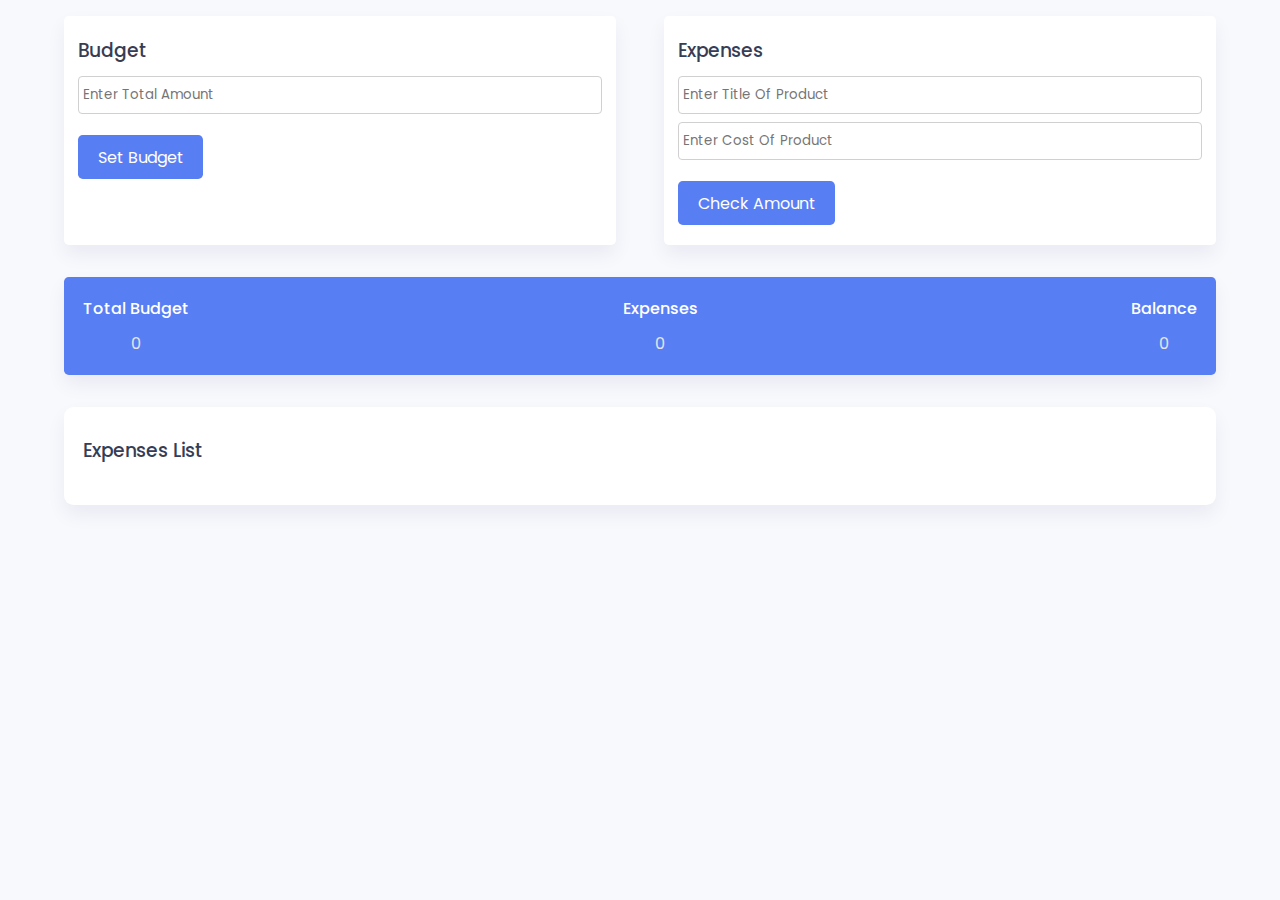
<file: Html/Budget App/index.html>
<!DOCTYPE html>
<html lang="en">

<head>
    <meta charset="UTF-8">
    <meta http-equiv="X-UA-Compatible" content="IE=edge">
    <meta name="viewport" content="width=device-width, initial-scale=1.0">
    <link rel="stylesheet" href="https://cdnjs.cloudflare.com/ajax/libs/font-awesome/6.3.0/css/all.min.css">
    <link rel="stylesheet" href="style.css">
    <title>Day #18 - Budget App | AsmrProg</title>
</head>

<body>

    <div class="wrapper">
        <div class="container">
            <div class="sub-container">
                <div class="total-amount-container">
                    <h3>Budget</h3>
                    <p class="hide error" id="budget-error">
                        Value cannot be empty or negative
                    </p>
                    <input type="number" id="total-amount" placeholder="Enter Total Amount">
                    <button class="submit" id="total-amount-button">
                        Set Budget
                    </button>
                </div>

                <div class="user-amount-container">
                    <h3>Expenses</h3>
                    <p class="hide error" id="product-title-error">
                        Values cannot be empty
                    </p>
                    <input type="text" class="product-title" id="product-title" placeholder="Enter Title Of Product">
                    <input type="number" id="user-amount" placeholder="Enter Cost Of Product">
                    <button class="submit" id="check-amount">Check Amount</button>
                </div>
            </div>

            <div class="output-container flex-space">
                <div>
                    <p>Total Budget</p>
                    <span id="amount">
                        0
                    </span>
                </div>
                <div>
                    <p>Expenses</p>
                    <span id="expenditure-value">
                        0
                    </span>
                </div>
                <div>
                    <p>Balance</p>
                    <span id="balance-amount">
                        0
                    </span>
                </div>
            </div>
        </div>

        <div class="list">
            <h3>Expenses List</h3>
            <div class="list-container" id="list"></div>
        </div>

    </div>


    <script src="index.js"></script>
</body>

</html>
</file>
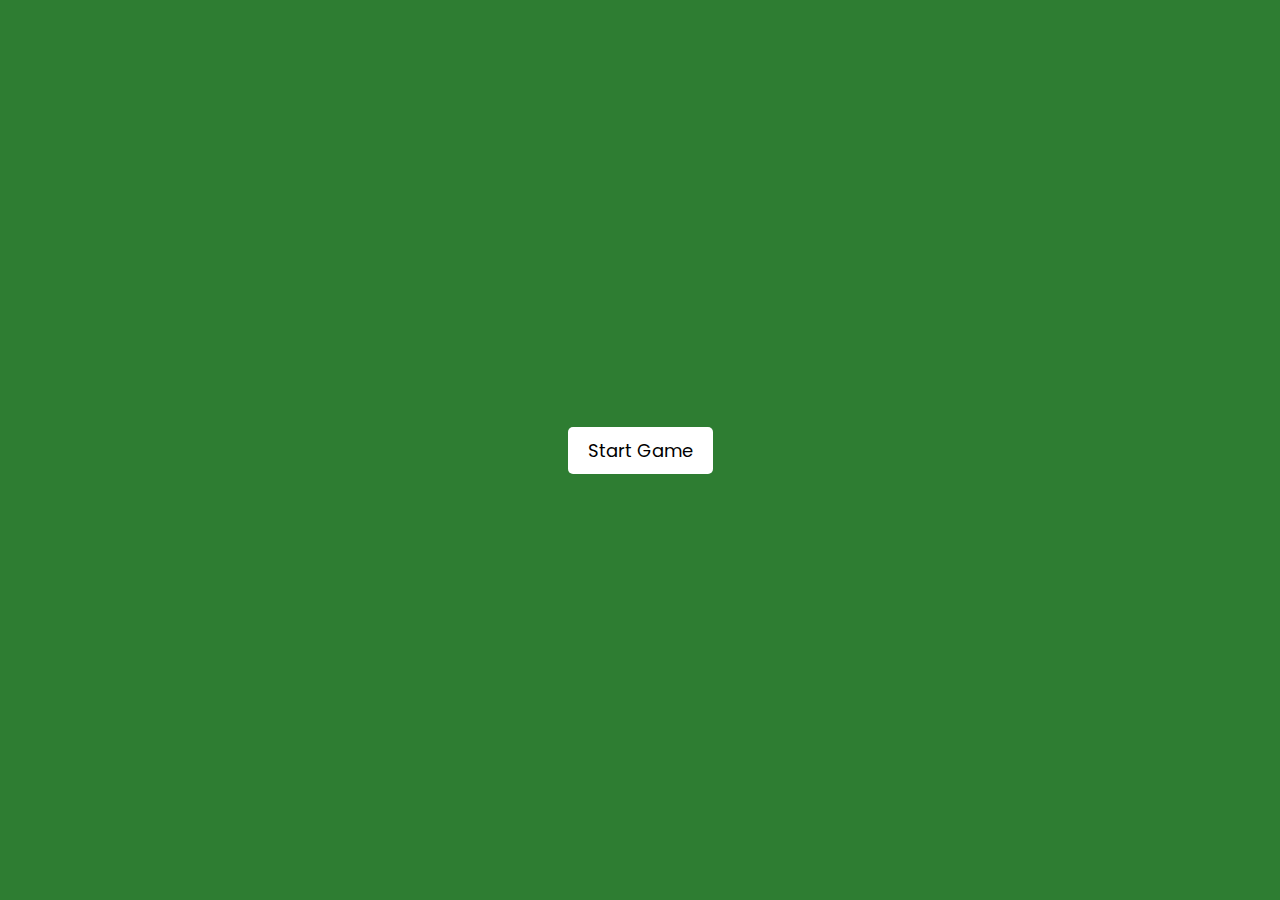
<file: Html/Memory game/index.html>
<!DOCTYPE html>
<html lang="en">

<head>
    <meta charset="UTF-8">
    <meta http-equiv="X-UA-Compatible" content="IE=edge">
    <meta name="viewport" content="width=device-width, initial-scale=1.0">
    <link rel="stylesheet" href="style.css">
    <title>Day #24 - Simon Game | AsmrProg</title>
</head>

<body>

    <div class="container">
        <p id="score-result" class="hide">Your Score : 0</p>
        <button id="start-btn">Start Game</button>
    </div>

    <div class="wrapper hide">

        <div class="game">
            <div class="color1 colors"></div>
            <div class="color2 colors"></div>
            <div class="color3 colors"></div>
            <div class="color4 colors"></div>
            <div id="score">00</div>
        </div>

    </div>

    <script src="index.js"></script>

</body>

</html>
</file>
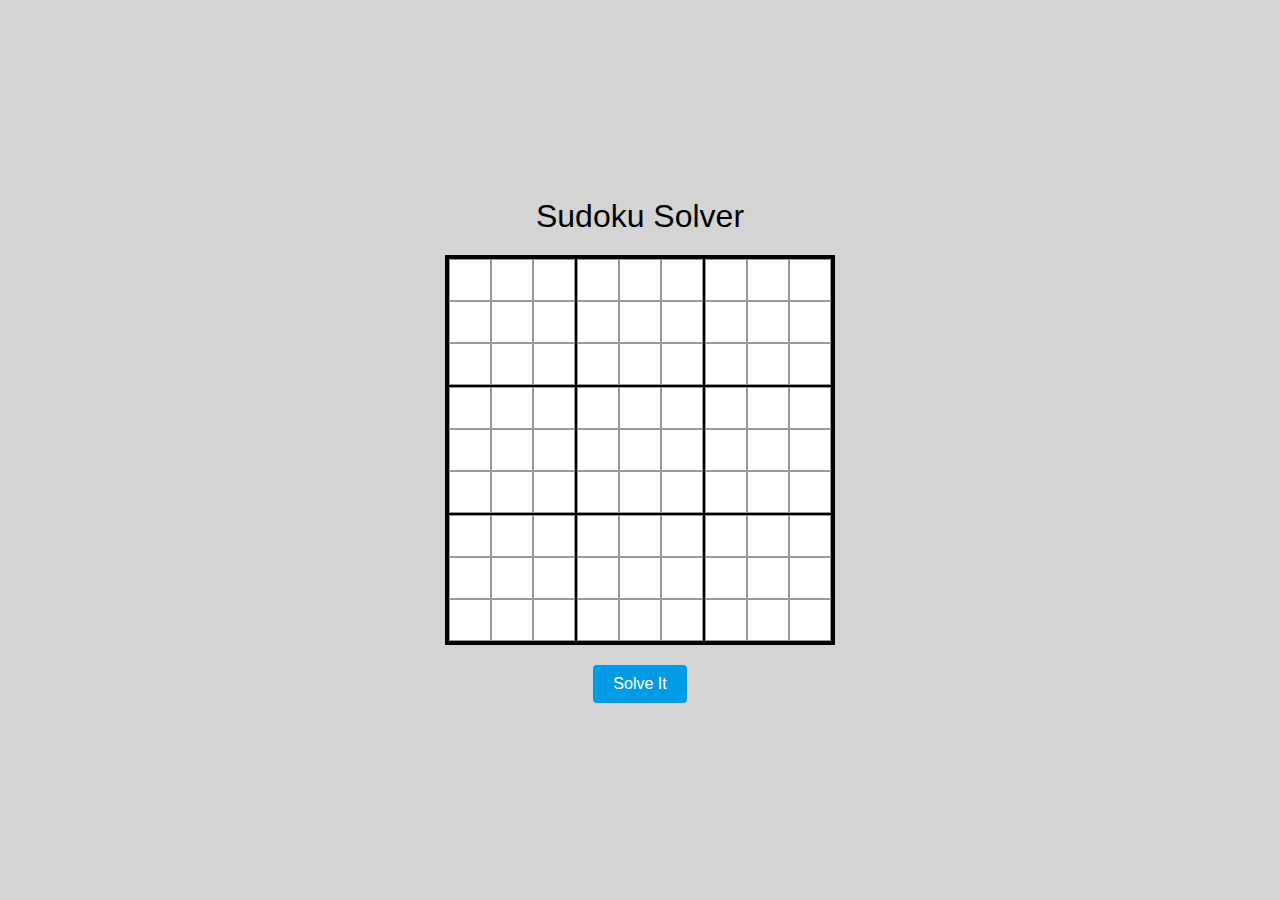
<file: Html/Sudoku/index.html>
<!DOCTYPE html>
<html lang="en">
<head>
    <meta charset="UTF-8">
    <meta name="viewport" content="width=device-width, initial-scale=1.0">
    <link rel="stylesheet" href="style.css">
    <title>Sudoku Solver</title>
</head>
<body>

    <h1>Sudoku Solver</h1>
    <div class="sudoku-container">
        <table>
            <tbody id="sudoku-grid">

            </tbody>
        </table>
    </div>

    <button id="solve-btn">Solve It</button>

    
    <script src="index.js"></script>
</body>
</html>
</file>
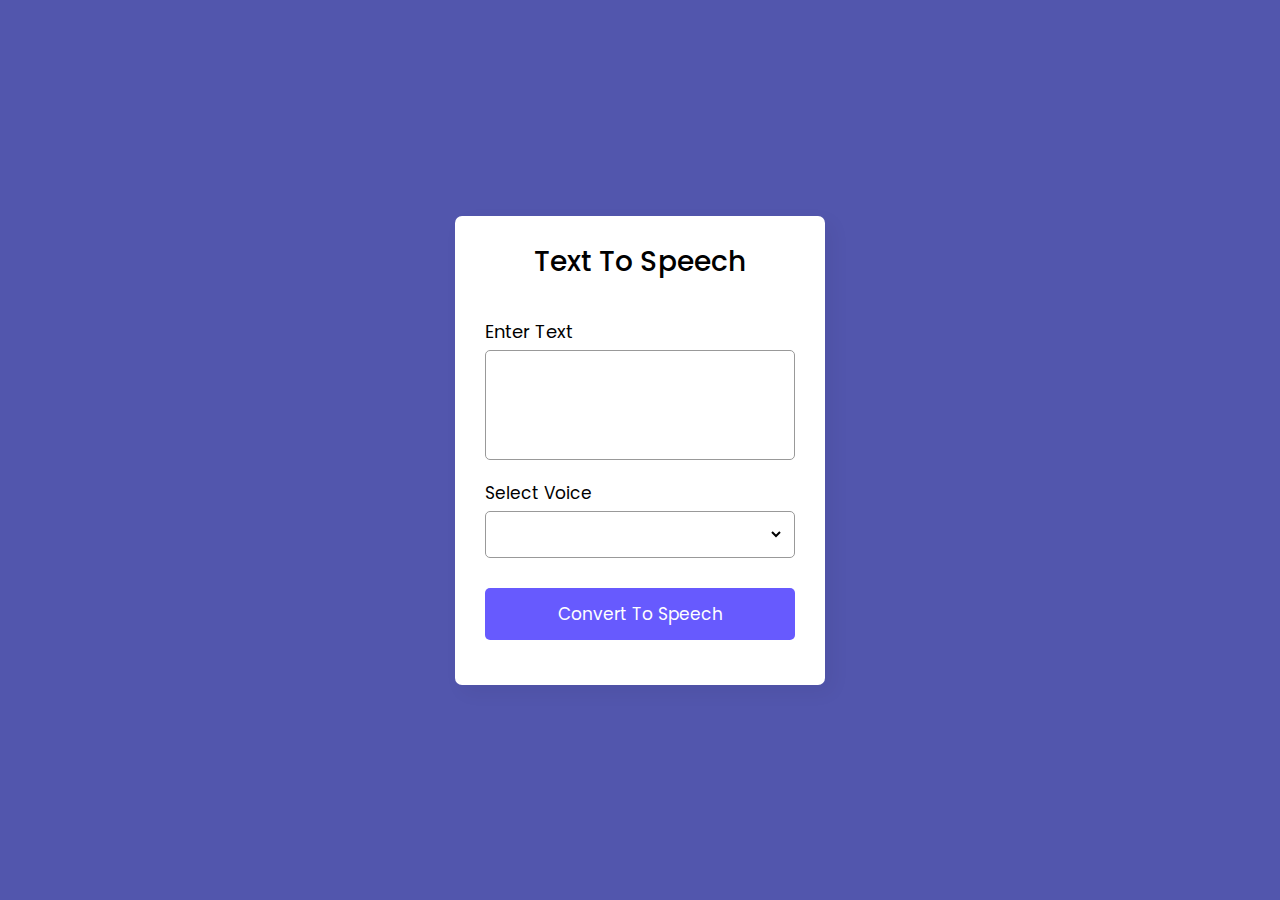
<file: Html/Text To Speech/index.html>
<!DOCTYPE html>
<html lang="en">

<head>
    <meta charset="UTF-8">
    <meta http-equiv="X-UA-Compatible" content="IE=edge">
    <meta name="viewport" content="width=device-width, initial-scale=1.0">
    <link rel="stylesheet" href="style.css">
    <title>Day #19 - Text To Speech App | AsmrProg</title>
</head>

<body>

    <div class="wrapper">
        <header>Text To Speech</header>
        <form action="">
            <div class="row">
                <label>Enter Text</label>
                <textarea></textarea>
            </div>
            <div class="row">
                <label>Select Voice</label>
                <div class="outer">
                    <select></select>
                </div>
            </div>
            <button>Convert To Speech</button>
        </form>
    </div>


    <script src="index.js"></script>
</body>

</html>
</file>
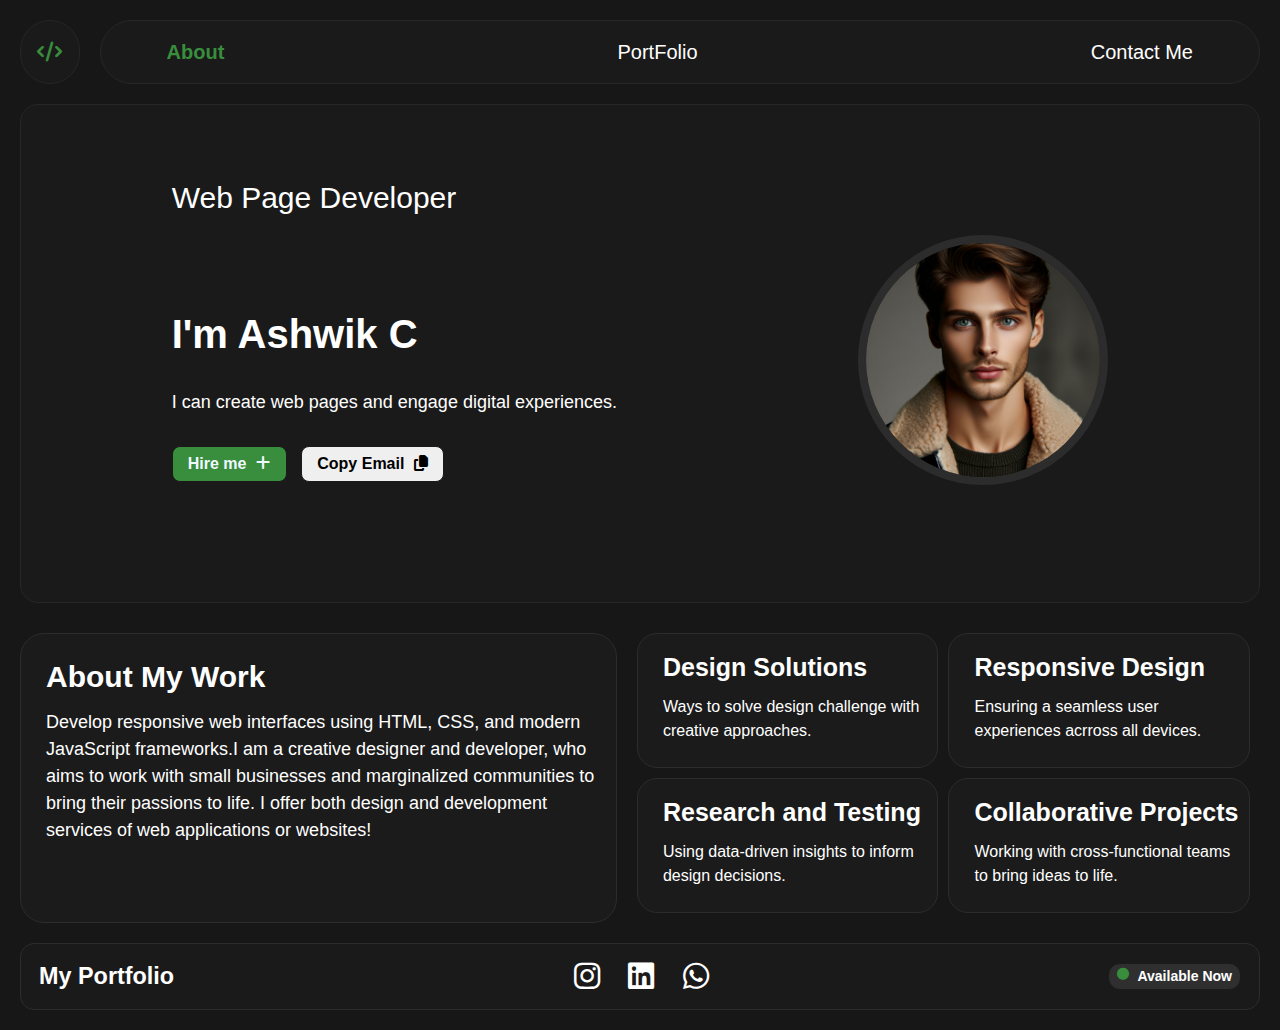
<file: Html/Portfolio.html>
<!DOCTYPE html>
<html lan="en">
<head>  
    <meta charset="UTF-8">
    <meta name="viewport" content="width=device-width, initial-scale=1.0">
    <link rel="stylesheet" href="https://cdnjs.cloudflare.com/ajax/libs/font-awesome/4.7.0/css/font-awesome.min.css">
    <link rel="stylesheet" href="https://cdnjs.cloudflare.com/ajax/libs/font-awesome/6.6.0/css/all.min.css">
    <link rel="stylesheet" href="Style.css">
    <title>PORTFOLIO</title>
</head>
<body>
    <nav>
        <div class="logo">
            <i class="fa-solid fa-code"></i>        </div>    
        <div class="links">
            <a href="#" class="active">About</a>
            <a href="#">PortFolio</a>
            <a href="#footer">Contact Me</a>
        </div>
    </nav>

    <div class="about">
        <div class="info">
            <h5>Web Page Developer</h5>
            <br>
            <h2>I'm Ashwik C</h2>
            <h4>I can create web pages and engage digital experiences.</h4>
            <button class="Hire">Hire me  <i class="fa-solid fa-plus"></i></i></button>
            <button class="Email">Copy Email <i class="fa-solid fa-copy"></i></button>
        </div>
        <div>
            <img src="licensed-image.jpg">
        </div>
    </div>

    <div class="work">
        <div class="my-work">
            <h2>
                About My Work
            </h2>
            <h4>
                Develop responsive web interfaces using HTML, CSS, and modern JavaScript frameworks.I am a creative designer and developer, who aims to work with small businesses and marginalized communities to bring their passions to life. I offer both design and development services of web applications or websites!
            </h4>
        </div>
        <div class="items">
            <div class="item">
                <h3>Design Solutions</h3>
                <h5>Ways to solve design challenge with creative approaches.</h5>
            </div>
            <div class="item">
                <h3>Responsive Design</h3>
                <h5>Ensuring a seamless user experiences acrross all devices.</h5>
            </div>
            <div class="item">
                <h3>Research and Testing</h3>
                <h5>Using data-driven insights to inform design decisions.</h5>
            </div>
            <div class="item">
                <h3>Collaborative Projects</h3>
                <h5>Working with cross-functional teams to bring ideas to life.</h5>
            </div>
        </div>
    </div>

    <footer id="footer">
        <div class="footer">
            <div class="portfolio">
                <h3>My Portfolio</h3>
            </div>    
            <div class="social">
                <a class="instagram" href="#"><i class="fa-brands fa-instagram"></i></a>
                <a class="whatsapp" href="#"><i class="fa-brands fa-linkedin"></i></a>
                <a class="linkedin" href="#"><i class="fa-brands fa-whatsapp"></i></a>
            </div>
            <div class="available">
                <i class="fa-solid fa-circle"></i><h3> Available Now</h3>
            </div>
        </div>
    </footer>
</body>
</html>
</file>
<file: Html/Budget App/style.css>
@import url('https://fonts.googleapis.com/css2?family=Poppins:wght@300;400;500;600;700&display=swap');

*{
    padding: 0;
    margin: 0;
    box-sizing: border-box;
    font-family: 'Poppins', sans-serif;
}

body{
    background-color: #f7f9fd;
}

.wrapper {
    width: 90%;
    font-size: 16px;
    max-width: 43.753m;
    margin: 1em auto;
}

.container{
    width: 100%;
}

.sub-container{
    width: 100%;
    display: grid;
    grid-template-columns: 1fr 1fr;
    gap: 3em;
}

.flex{
    display: flex;
    align-items: center;
}

.flex-space{
    display: flex;
    justify-content: space-between;
    align-items: center;
}

.wrapper h3{
    color: #363d55;
    font-weight: 500;
    margin-bottom: 0.6em;
}

.container input{
    display: block;
    width: 100%;
    padding: 0.6em 0.3em;
    border: 1px solid #d0d0d0;
    border-radius: 0.3em;
    color: #414a67;
    outline: none;
    font-weight: 400;
    margin-bottom: 0.6em;
}

.container input:focus{
    border-color: #587ef4;
}

.total-amount-container, .user-amount-container{
    background: #fff;
    padding: 1.25em 0.9em;
    border-radius: 0.3em;
    box-shadow: 0 0.6em 1.2em rgba(28, 0, 80, 0.06);
}

.output-container{
    background-color: #587ef4;
    color: #fff;
    border-radius: 0.3em;
    box-shadow: 0 0.6em 1.2em rgba(28, 0, 80, 0.06);
    margin: 2em 0;
    padding: 1.2em;
}

.output-container p{
    font-weight: 500;
    margin-bottom: 0.6em;
}

.output-container span{
    display: block;
    text-align: center;
    font-weight: 400;
    color: #e5e5e5;
}

.submit{
    font-size: 1em;
    margin-top: 0.8em;
    background-color: #587ef4;
    border: none;
    outline: none;
    color: #fff;
    padding: 0.6em 1.2em;
    border-radius: 0.3em;
    cursor: pointer;
}

.list{
    background-color: #fff;
    padding: 1.8em 1.2em;
    box-shadow: 0 0.6em 1.2em rgba(28, 0, 80, 0.06);
    border-radius: 0.6em;
}

.sublist-content{
    width: 100%;
    border-left: 0.3em solid #587ef4;
    margin-bottom: 0.6em;
    padding: 0.5em 1em;
    display: grid;
    grid-template-columns: 3fr 2fr 1fr 1fr;
}

.product{
    font-weight: 500;
    color: #363d55;
}

.amount{
    color: #414a67;
    margin-left: 20%;
}

.icons-container{
    width: 5em;
    margin: 1.2em;
    align-items: center;
}

.product-title{
    margin-bottom: 1em;
}

.hide{
    display: none;
}

.error{
    color: #ff465a;
}

.edit{
    margin-left: auto;
}

.edit, .delete{
    background: transparent;
    cursor: pointer;
    margin-right: 1.5em;
    border: none;
    color: #587ef4;
}

@media screen and (max-width: 600px) {
    .wrapper{
        font-size: 14px;
    }

    .sub-container{
        grid-template-columns: 1fr;
        gap: 1em;
    }
}
</file>
<file: Html/Memory game/style.css>
@import url('https://fonts.googleapis.com/css2?family=Poppins:wght@300;400;500;600;700&display=swap');

*{
    margin: 0;
    padding: 0;
    box-sizing: border-box;
    font-family: 'Poppins', sans-serif;
}

body{
    background-color: #2e7d32;
}

.wrapper{
    background-color: #fff;
    height: 600px;
    width: 600px;
    position: absolute;
    transform: translate(-50%, -50%);
    top: 50%;
    left: 50%;
    border-radius: 8px;
}

.game{
    height: 500px;
    width: 500px;
    background-color: #101010;
    border-radius: 8%;
    position: absolute;
    transform: translate(-50%, -50%);
    top: 50%;
    left: 50%;
}

.colors{
    height: 210px;
    width: 210px;
    position: absolute;
    cursor: pointer;
}

.color1{
    background-color: #006400;
    border-radius: 10px 0 0 0;
    top: 30px;
    left: 30px;
}

.color2{
    background-color: #800000;
    border-radius: 0px 10px 0 0;
    top: 30px;
    right: 30px;
}

.color3{
    background-color: #00008b;
    border-radius: 0 0 10px 0;
    bottom: 30px;
    right: 30px;
}

.color4{
    background-color: #808000;
    border-radius: 0 0 0 10px;
    bottom: 30px;
    left: 30px;
}

.game::before{
    position: absolute;
    content: "";
    background: #101010;
    z-index: 1;
    width: 240px;
    height: 240px;
    transform: translate(-50%, -50%);
    top: 50%;
    left: 50%;
    border-radius: 10%;
}

#score{
    background-color: #fff;
    font-size: 24px;
    position: absolute;
    transform: translate(-50%, -50%);
    top: 50%;
    left: 50%;
    z-index: 1;
    width: 100px;
    height: 80px;
    display: grid;
    place-items: center;
    border-radius: 5px;
}

.container{
    background-color: #2e7d32;
    position: absolute;
    top: 0;
    height: 100%;
    width: 100%;
    display: flex;
    flex-direction: column;
    align-items: center;
    justify-content: center;
}

.hide{
    display: none;
}

.container button{
    background-color: #fff;
    font-size: 18px;
    border: none;
    outline: none;
    padding: 10px 20px;
    cursor: pointer;
    border-radius: 5px;
}

.container p{
    font-size: 32px;
    color: #fff;
    margin-bottom: 10px;
}

.container span{
    font-weight: 600;
}
</file>
<file: Html/Sudoku/style.css>
*{
    margin: 0;
    padding: 0;
}

body{
    font-family: Arial, Helvetica, sans-serif;
    text-align: center;
    background: #d4d4d4;
    display: flex;
    align-items: center;
    justify-content: center;
    flex-direction: column;
    height: 100vh;
}

h1{
    font-weight: 500;
}

.sudoku-container{
    margin-top: 20px;
    display: flex;
    justify-content: center;
}

table{
    border-collapse: collapse;
    border: 4px solid #000;
}

.cell{
    width: 40px;
    height: 40px;
    text-align: center;
    font-size: 20px;
    border: 1px solid #999;
    transition: all 0.3s ease-in-out;
}

table tr:nth-child(3n) td,
table tr:nth-child(3n+3) td{
    border-bottom: 2px solid #000;
}

table td:nth-child(3n){
    border-right: 2px solid #000;
}

input{
    outline: none;
}

input::-webkit-outer-spin-button,
input::-webkit-inner-spin-button{
    -webkit-appearance: none;
    margin: 0;
}

button{
    margin-top: 20px;
    padding: 10px 20px;
    font-size: 16px;
    background-color: #039be5;
    color:#fff;
    border: none;
    border-radius: 4px;
    cursor: pointer;
    transition: all 0.3s ease; 
}

button:hover{
    background-color: #0056b3;
}

.solved{
    background-color: #9ccc65;
    transition: all 0.2s ease-in-out;
}
</file>
<file: Html/Text To Speech/style.css>
@import url('https://fonts.googleapis.com/css2?family=Poppins:wght@300;400;500;600;700;800&display=swap');

*{
    margin: 0;
    padding: 0;
    box-sizing: border-box;
    font-family: 'Poppins', sans-serif;
}

body{
    display: flex;
    align-items: center;
    justify-content: center;
    min-height: 100vh;
    background-color: #5256ad;
}

::selection{
    color: #fff;
    background-color: #5256ad;
}

.wrapper{
    width: 370px;
    padding: 25px 30px;
    border-radius: 7px;
    background-color: #fff;
    box-shadow: 7px 7px 20px rgba(0, 0, 0, 0.05);
}

.wrapper header{
    font-size: 28px;
    font-weight: 500;
    text-align: center;
}

.wrapper form{
    margin: 35px 0 20px;
}

form .row{
    display: flex;
    margin-bottom: 20px;
    flex-direction: column;
}

form .row label{
    font-size: 18px;
    margin-bottom: 5px;
}

form .row:nth-child(2) label{
    font-size: 17px;
}

form :where(textarea, select, button){
    outline: none;
    width: 100%;
    height: 100%;
    border: none;
    border-radius: 5px;
}

form .row textarea{
    resize: none;
    height: 110px;
    font-size: 15px;
    padding: 8px 10px;
    border: 1px solid #999;
}

form .row textarea::-webkit-scrollbar{
    width: 0px;
}

form .row .outer{
    height: 47px;
    display: flex;
    padding: 0 10px;
    align-items: center;
    border-radius: 5px;
    justify-content: center;
    border: 1px solid #999;
}

form .row select{
    font-size: 14px;
    background: none;
}

form .row select::-webkit-scrollbar{
    width: 8px;
}

form .row select::-webkit-scrollbar-track{
    background: #fff;
}

form .row select::-webkit-scrollbar-thumb{
    background-color: #888;
    border-radius: 8px;
    border-right: 2px solid #fff;
}

form button{
    height: 52px;
    color: #fff;
    font-size: 17px;
    background-color: #675afe;
    cursor: pointer;
    margin-top: 10px;
    transition: 0.3s ease;
}

form button:hover{
    background-color: #4534fe;
}

@media(max-width: 400px) {
    .wrapper{
        max-width: 345px;
        width: 100%;
    }
}
</file>
<file: Html/Style.css>
*{
    margin: 0;
    padding: 0;
    box-sizing: border-box;
    font-family: "Inter", sans-serif;
    line-height: 1.5;
}

a{
    text-decoration: none;
    color :white;
    transition: all 0.3s ease;
}

body{
    background-color: #171717;
    padding: 20px;
   /*animation: fadeInAnimation ease 2s;*/
}

nav {
    display:flex;
    gap: 20px;
        
}

nav .logo{
    border: 1px solid #272626   ;
    gap: 20px;
    align-items: center;
    justify-content: center;
    height: 64px;
    width:64px;
    display: flex;
    background-color: #1b1a1a;
    border-radius: 48px;

}


nav .logo i{
    font-size:20px;
    align-items: center;
    color: #388e3c;
}

nav .links{
    display: flex;
    gap: 20px;
    height: 64px;
    border: 1px solid #272727;
    border-radius: 48px;
    background-color: #1b1a1a;
    justify-content: space-between;
    align-items: center;
    padding: 0 66px;
    width:100%;
}

nav .links a{
    font-size: 20px;
}

nav .links a:hover{
    color: #388e3c;
}

nav .links a.active{
    color: #388e3c;
    font-weight: bold;
}

.about{
    color: white;
    display: flex;
    border: 1px solid #272727;
    border-radius: 18px;
    background-color: #1b1a1a;
    justify-content: space-around;
    align-items: center;
    padding: 60px 30px 110px 30px;
    margin-top: 20px;
}

.about h5{
    font-size: 30px;
    font-weight: lighter;
    margin-bottom: 60px;
}

.about h2{
    font-size: 40px;
    font-weight: 550;
    margin-bottom: 25px;
}

.about h4{
    font-size: 18px;
    font-weight: lighter;
    margin-bottom: 30px;
}

.about button{
    padding: 5px 15px;
    margin-right: 10px;
    font-size: 16px;
    font-weight:550;
    border: 1px solid #1b1a1a;
    border-radius: 8px;
    transition: ease 0.5s;
}



.about button.Hire{
    background-color: #388e3c;
    color:aliceblue;
}

.about button.Hire:hover{
    background-color: aliceblue;
    color:#388e3c;
    cursor: pointer;
}

.about button i{
    margin-left: 5px;
}

.about button.Email:hover{
    background-color: #171717;
    color:aliceblue;
    cursor: pointer;
}

.about img{
    width: 250px;
    height: 250px;
    border-radius: 50%;
    border: 8px solid #2c2c2c;
    object-fit: cover;
    margin-top: 70px; 
}

.work{
    display: flex;
    justify-content: space-between;
    padding: 10px 20px 0px 10px;
    margin: 20px 0 0 0;
    padding:10px 0 0 0;
    gap: 20px;
    width: 100%;
    height: 300px;
}

.work .my-work{
    background-color: #1b1b1b;
    border: 1px solid #2c2c2c;
    padding:20px 10px 0 25px;
    color: white;
    width: 70%;
    border-radius: 24px;
}

.work .my-work h2{
    font-size:30px;
    margin-bottom:10px;
}

.work .my-work h4{
    font-size: 18px;
    font-weight: lighter;
}


.work .items{
    display: grid;
    grid-template-rows: 1fr 1fr;
    grid-template-columns: 1fr 1fr;
    color:white;
    padding:0px 0 0px 0;
    border-radius: 24px;
}

.work .items .item{
    border: 1px solid #2c2c2c;
    background-color: #1b1b1b;
    border-radius: 20px;
    
    margin: 0 10px 10px 0;
    padding: 15px 10px 0 25px;
}

.work .items .item h3{
    font-size:25px;
    margin-bottom: 8px;
}

.work .items .item h5{
    font-size: 16px;
    font-weight: lighter;
    padding: 0 0 5px 0;
}

.footer{
    display: flex;
    background-color: #1b1a1a;
    color: white;
    margin: 20px 0 0 0;
    padding: 10px 8px 10px 8px;
    justify-content: space-between;
    align-items: center;
    border: 1px solid #2c2c2c;
    border-radius: 14px;
}

.footer .portfolio{
    font-size: 20px;
    margin-left:10px;
}

.footer .social{
    font-size: 30px;
}

.footer .social a{
    margin: 10px;
}

.footer .social a.instagram:hover{
    color:#d00ac3;
    transition: ease 0.5s;
}


.footer .social a.whatsapp:hover{
    color:#3f96d4;
    transition: ease 0.5s;
}


.footer .social a.linkedin:hover{
    color:#10e405;
    transition: ease 0.5s;
}

.footer .available {
    display: flex;
    background-color:  rgb(48, 47, 47) ;
    padding: 2px 8px 2px 0px;
    border : 1px solid #1b1b1b;
    border-radius:12px;
    font-size: 12px;
    margin-right: 10px;
}

.footer .available i{
    margin: 2px 8px;
    color: #388e3c;
}

.footer .available:hover{
    color: #388e3c;
    cursor: pointer;
    transition:ease 0.5s;
}

@keyframes fadeInAnimation {
    0%{
        opacity: 0;
    }
    100%{
        opacity: 1;
    }
}
</file>
